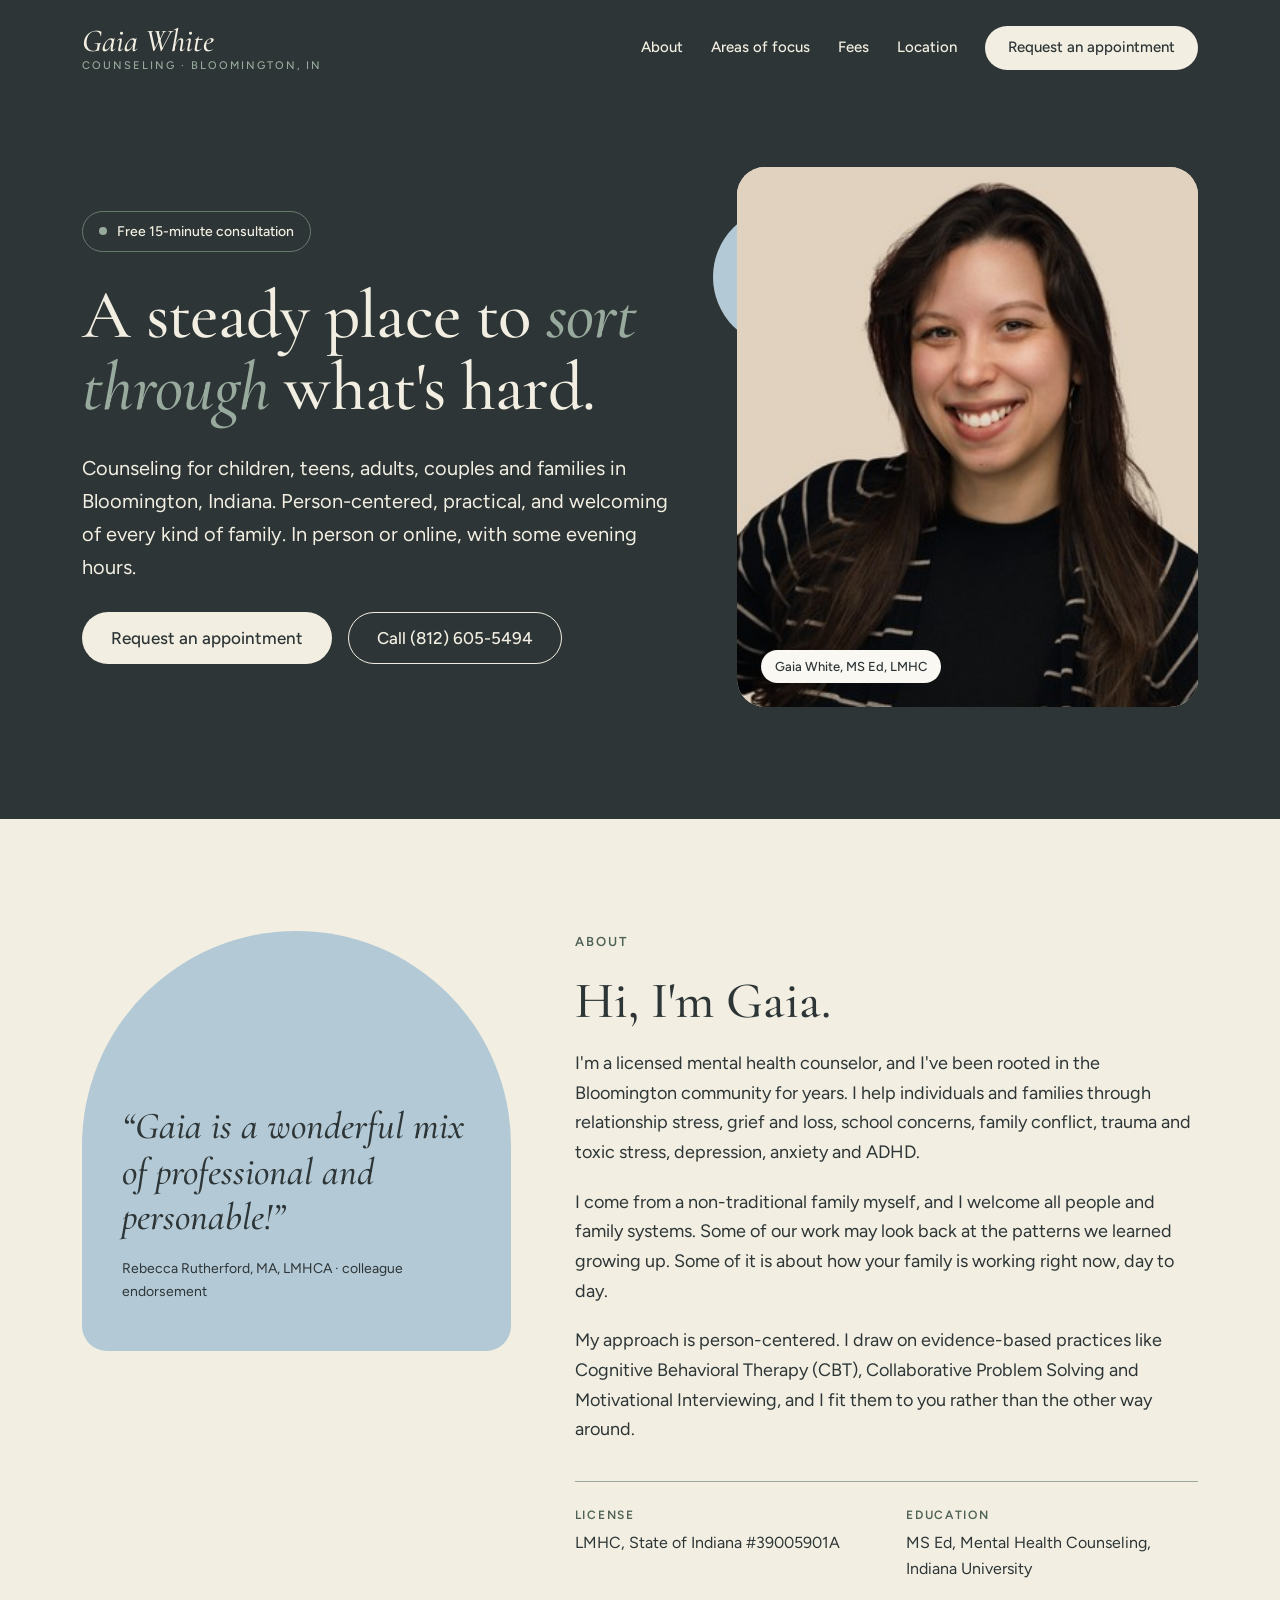
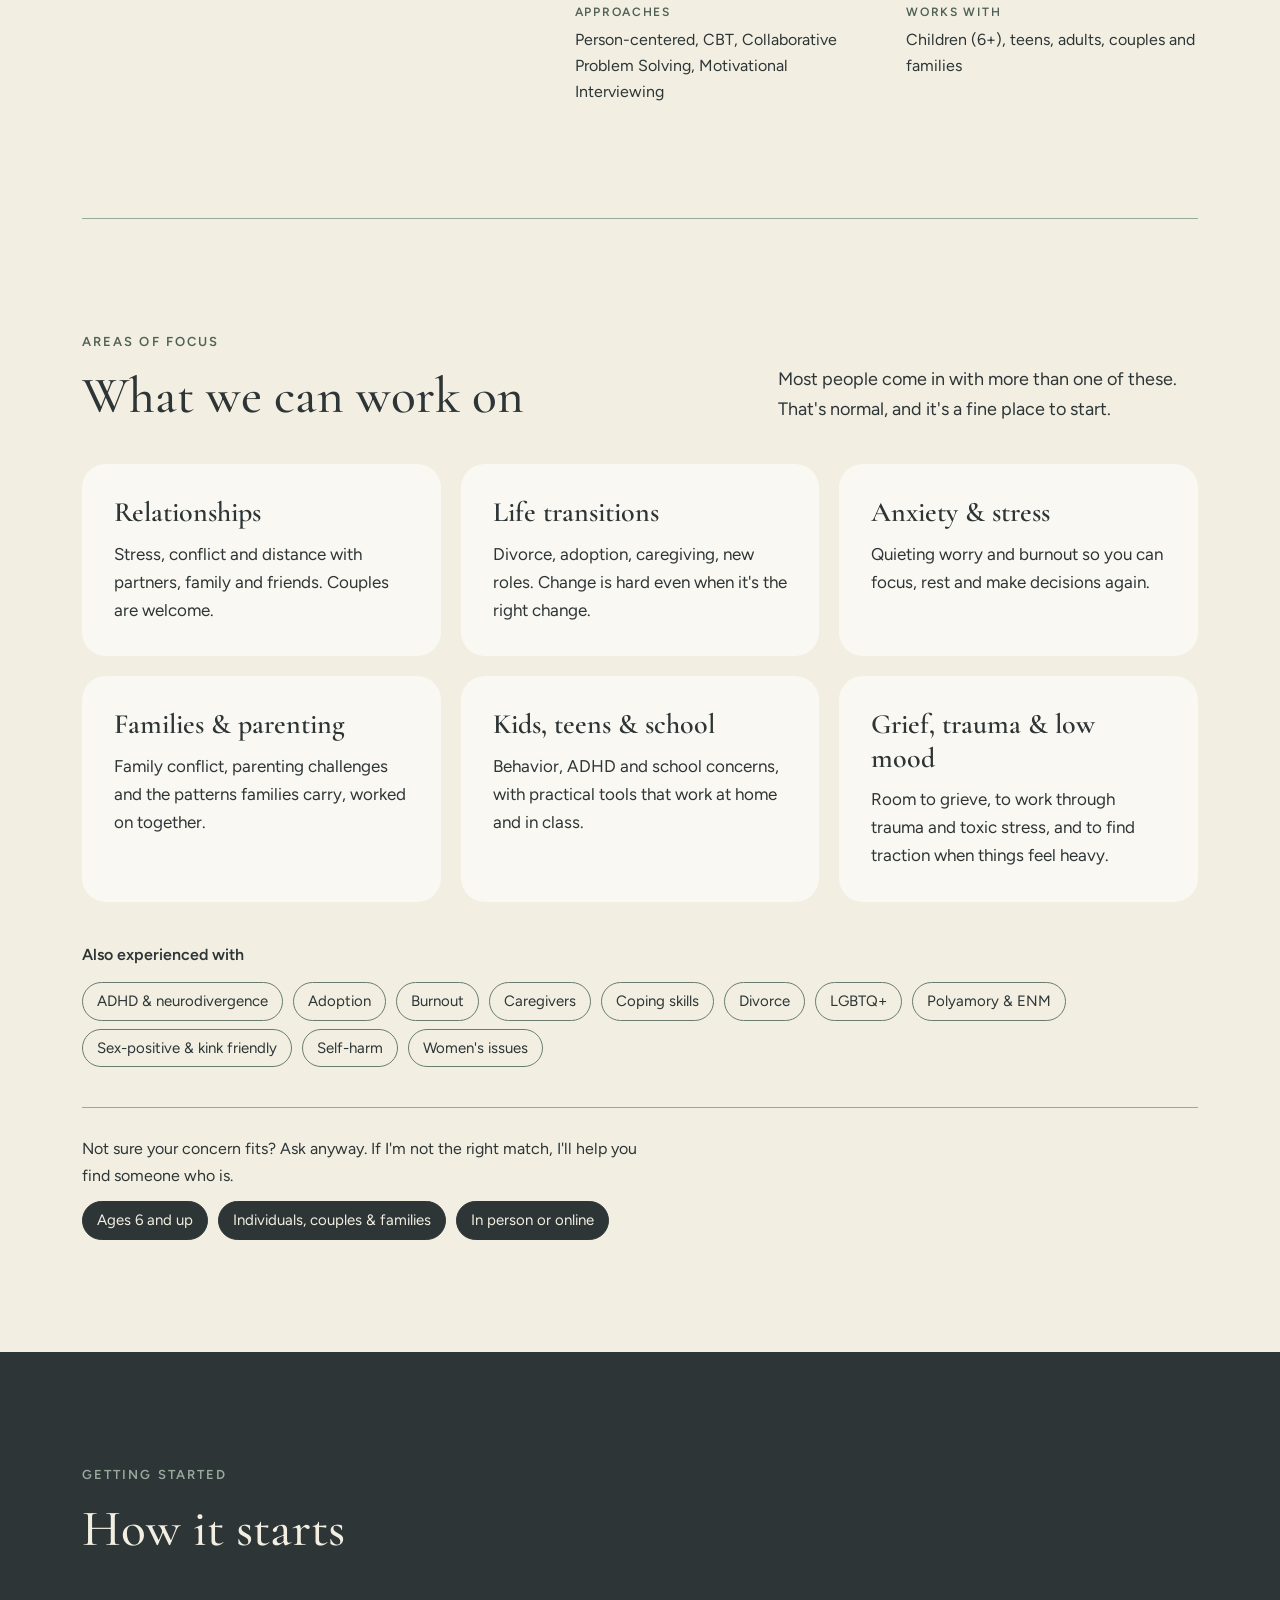
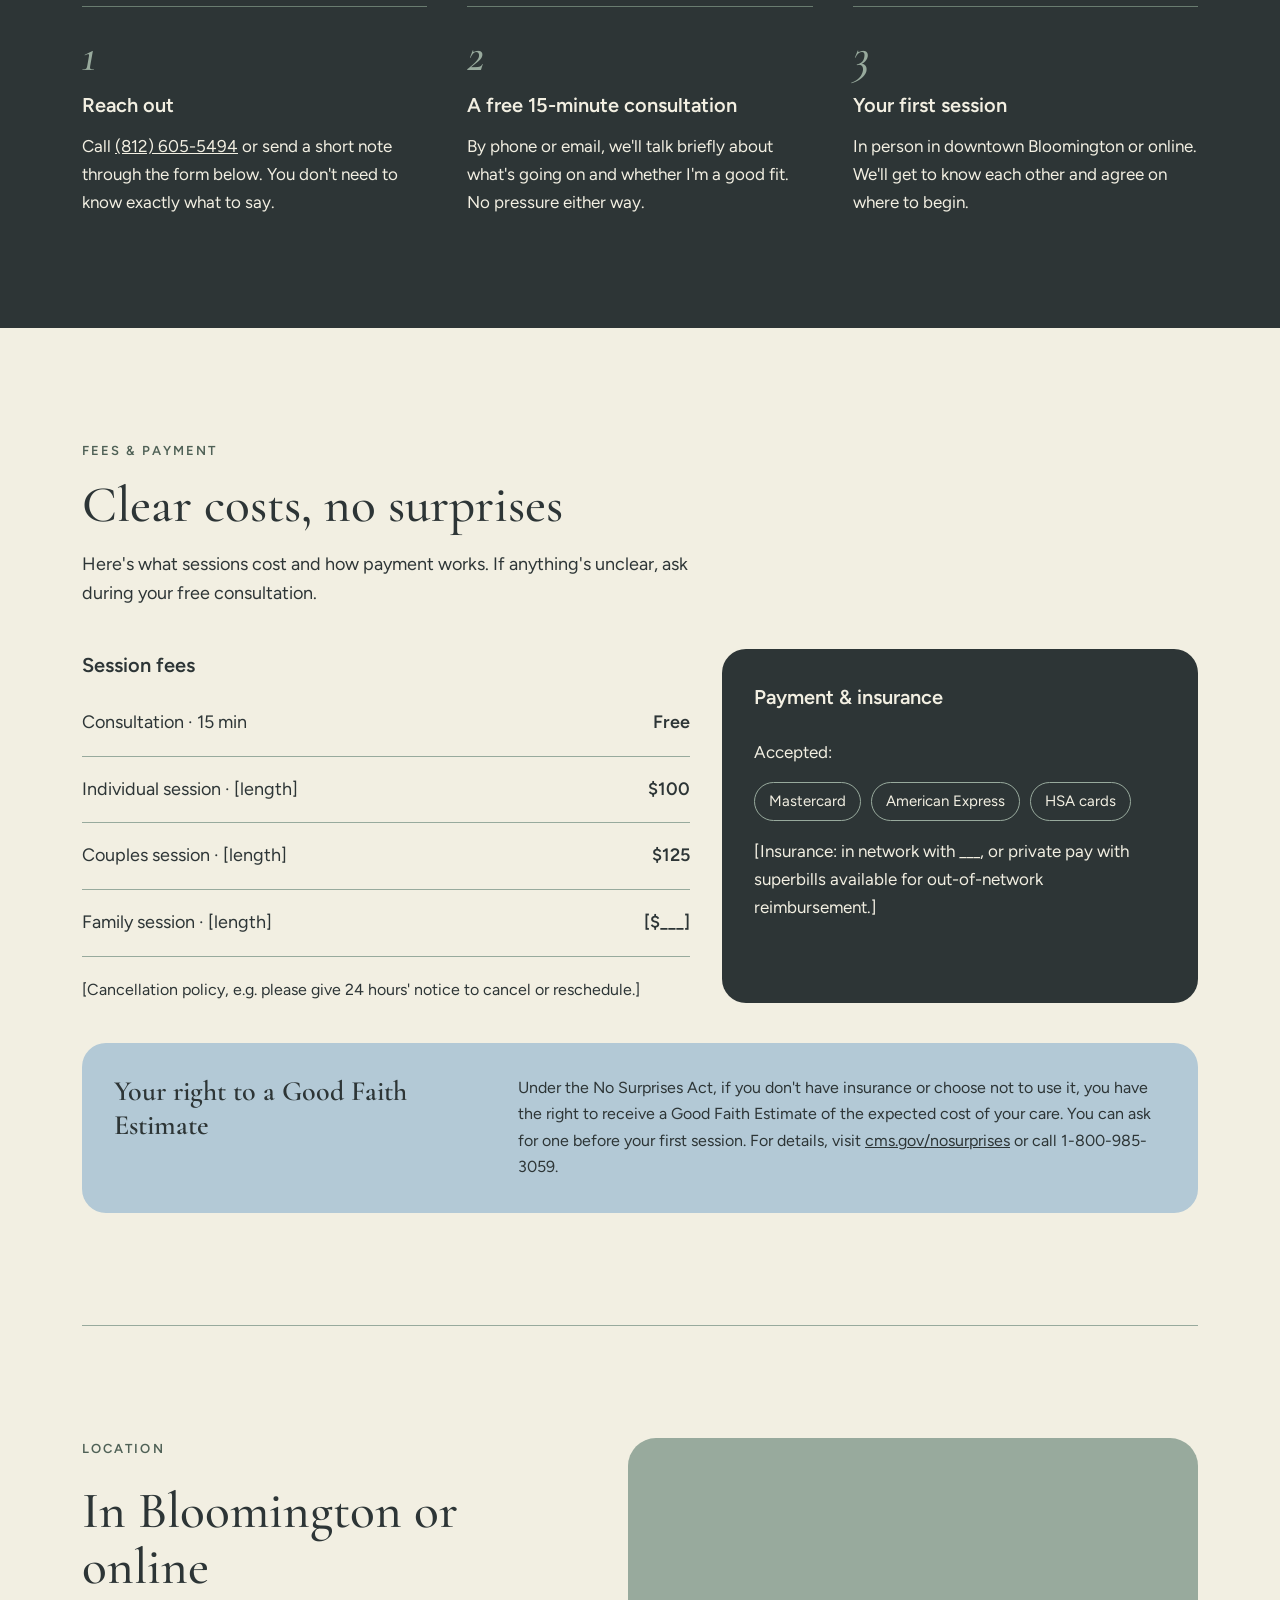
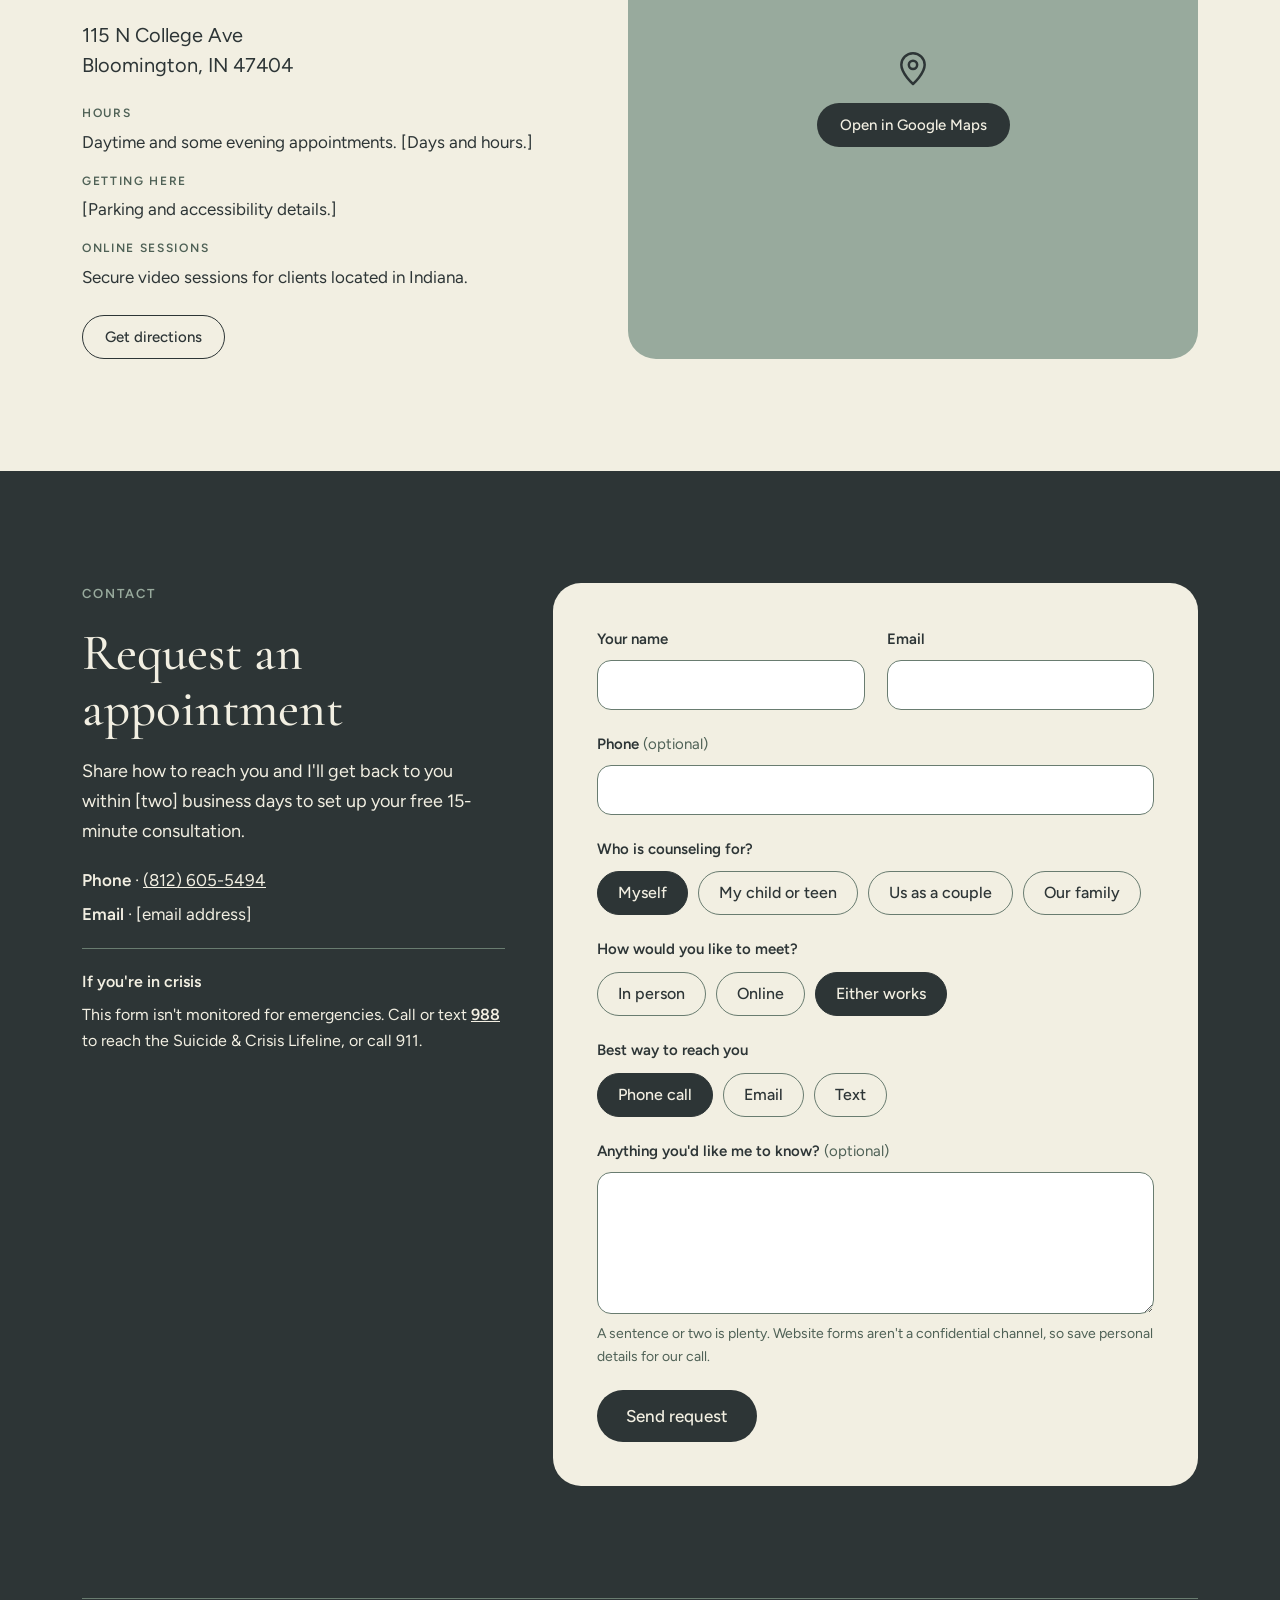
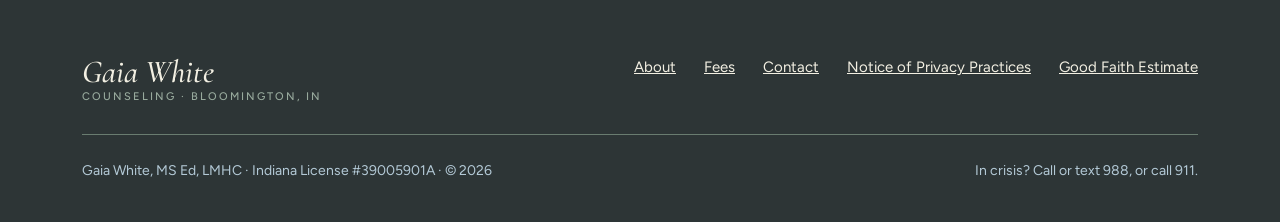
<file: index.html>
<!DOCTYPE html>
<html lang="en">
<head>
<meta charset="utf-8">
<meta name="viewport" content="width=device-width, initial-scale=1">
<title>Gaia White, LMHC · Counseling in Bloomington, Indiana</title>
<meta name="description" content="Counseling for children, teens, adults, couples and families in Bloomington, Indiana. Person-centered and practical, in person or online. Free 15-minute consultation.">
<meta name="theme-color" content="#2D3536">
<link rel="icon" href="favicon.svg" type="image/svg+xml">
<link rel="icon" href="favicon-32.png" sizes="32x32" type="image/png">
<link rel="apple-touch-icon" href="apple-touch-icon.png">
<meta property="og:type" content="website">
<meta property="og:title" content="Gaia White, LMHC · Counseling in Bloomington">
<meta property="og:description" content="A steady place to sort through what's hard. Counseling for children, teens, adults, couples and families.">
<meta property="og:image" content="og-image.png">
<meta name="twitter:card" content="summary_large_image">
<link rel="preload" href="fonts/cormorant-garamond-latin-500-normal.woff2" as="font" type="font/woff2" crossorigin>
<link rel="preload" href="fonts/figtree-latin-400-normal.woff2" as="font" type="font/woff2" crossorigin>
<link rel="stylesheet" href="styles.css">
<script type="application/ld+json">
{
  "@context": "https://schema.org",
  "@type": "ProfessionalService",
  "name": "Gaia White, LMHC",
  "description": "Counseling for children, teens, adults, couples and families in Bloomington, Indiana.",
  "telephone": "+1-812-605-5494",
  "address": { "@type": "PostalAddress", "streetAddress": "115 N College Ave", "addressLocality": "Bloomington", "addressRegion": "IN", "postalCode": "47404", "addressCountry": "US" },
  "areaServed": "Indiana",
  "priceRange": "$100–$125"
}
</script>
</head>
<body>
<a class="skip-link" href="#main">Skip to content</a>

<div class="dark">
  <header class="wrap site-header">
    <a class="wordmark" href="#top" aria-label="Gaia White Counseling, home">
      <span class="wordmark__name">Gaia White</span>
      <span class="wordmark__sub">Counseling · Bloomington, IN</span>
    </a>
    <nav class="site-nav" aria-label="Main">
      <a class="nav-link" href="#about">About</a>
      <a class="nav-link" href="#focus">Areas of focus</a>
      <a class="nav-link" href="#fees">Fees</a>
      <a class="nav-link" href="#location">Location</a>
      <a class="btn btn--solid btn--small" href="#contact">Request an appointment</a>
    </nav>
  </header>

  <section class="wrap hero" id="top" aria-labelledby="hero-title">
    <div class="hero__text">
      <p class="status">Free 15-minute consultation</p>
      <h1 class="h1" id="hero-title">A steady place to <em>sort through</em> what's hard.</h1>
      <p class="lede">Counseling for children, teens, adults, couples and families in Bloomington, Indiana. Person-centered, practical, and welcoming of every kind of family. In person or online, with some evening hours.</p>
      <div class="hero__actions">
        <a class="btn btn--solid" href="#contact">Request an appointment</a>
        <a class="btn btn--outline" href="tel:+18126055494">Call (812) 605-5494</a>
      </div>
    </div>
    <div class="hero__media">
      <figure class="photo photo--hero">
        <img src="images/gaia-white.jpg" alt="Gaia White, smiling, in a black top and striped cardigan" width="320" height="400">
        <figcaption class="photo__label">Gaia White, MS Ed, LMHC</figcaption>
      </figure>
      <div class="accent-circle" aria-hidden="true"></div>
    </div>
  </section>
</div>

<main id="main">

  <section class="section" id="about" aria-labelledby="about-title">
    <div class="wrap about">
      <div class="about__side">
        <figure class="quote quote--arch">
          <blockquote>“Gaia is a wonderful mix of professional and personable!”</blockquote>
          <figcaption>Rebecca Rutherford, MA, LMHCA · colleague endorsement</figcaption>
        </figure>
      </div>
      <div class="about__body">
        <p class="eyebrow">About</p>
        <h2 class="h2" id="about-title">Hi, I'm Gaia.</h2>
        <p>I'm a licensed mental health counselor, and I've been rooted in the Bloomington community for years. I help individuals and families through relationship stress, grief and loss, school concerns, family conflict, trauma and toxic stress, depression, anxiety and ADHD.</p>
        <p>I come from a non-traditional family myself, and I welcome all people and family systems. Some of our work may look back at the patterns we learned growing up. Some of it is about how your family is working right now, day to day.</p>
        <p>My approach is person-centered. I draw on evidence-based practices like Cognitive Behavioral Therapy (CBT), Collaborative Problem Solving and Motivational Interviewing, and I fit them to you rather than the other way around.</p>
        <dl class="facts">
          <div><dt>License</dt><dd>LMHC, State of Indiana #39005901A</dd></div>
          <div><dt>Education</dt><dd>MS Ed, Mental Health Counseling, Indiana University</dd></div>
          <div><dt>Approaches</dt><dd>Person-centered, CBT, Collaborative Problem Solving, Motivational Interviewing</dd></div>
          <div><dt>Works with</dt><dd>Children (6+), teens, adults, couples and families</dd></div>
        </dl>
      </div>
    </div>
  </section>

  <section class="section section--ruled" id="focus" aria-labelledby="focus-title">
    <div class="wrap"><div class="ruled">
      <div class="section-head">
        <div>
          <p class="eyebrow">Areas of focus</p>
          <h2 class="h2" id="focus-title">What we can work on</h2>
        </div>
        <p>Most people come in with more than one of these. That's normal, and it's a fine place to start.</p>
      </div>
      <div class="cards">
        <div class="card"><h3 class="h3">Relationships</h3><p>Stress, conflict and distance with partners, family and friends. Couples are welcome.</p></div>
        <div class="card"><h3 class="h3">Life transitions</h3><p>Divorce, adoption, caregiving, new roles. Change is hard even when it's the right change.</p></div>
        <div class="card"><h3 class="h3">Anxiety &amp; stress</h3><p>Quieting worry and burnout so you can focus, rest and make decisions again.</p></div>
        <div class="card"><h3 class="h3">Families &amp; parenting</h3><p>Family conflict, parenting challenges and the patterns families carry, worked on together.</p></div>
        <div class="card"><h3 class="h3">Kids, teens &amp; school</h3><p>Behavior, ADHD and school concerns, with practical tools that work at home and in class.</p></div>
        <div class="card"><h3 class="h3">Grief, trauma &amp; low mood</h3><p>Room to grieve, to work through trauma and toxic stress, and to find traction when things feel heavy.</p></div>
      </div>
      <div class="also">
        <h3>Also experienced with</h3>
        <ul class="tags">
          <li class="tag">ADHD &amp; neurodivergence</li>
          <li class="tag">Adoption</li>
          <li class="tag">Burnout</li>
          <li class="tag">Caregivers</li>
          <li class="tag">Coping skills</li>
          <li class="tag">Divorce</li>
          <li class="tag">LGBTQ+</li>
          <li class="tag">Polyamory &amp; ENM</li>
          <li class="tag">Sex-positive &amp; kink friendly</li>
          <li class="tag">Self-harm</li>
          <li class="tag">Women's issues</li>
        </ul>
      </div>
      <div class="fit">
        <p>Not sure your concern fits? Ask anyway. If I'm not the right match, I'll help you find someone who is.</p>
        <ul class="tags">
          <li class="tag tag--filled">Ages 6 and up</li>
          <li class="tag tag--filled">Individuals, couples &amp; families</li>
          <li class="tag tag--filled">In person or online</li>
        </ul>
      </div>
    </div></div>
  </section>

  <section class="section dark" aria-labelledby="steps-title">
    <div class="wrap">
      <p class="eyebrow">Getting started</p>
      <h2 class="h2" id="steps-title" style="margin-top: 16px">How it starts</h2>
      <ol class="steps">
        <li>
          <span class="steps__num" aria-hidden="true">1</span>
          <h3>Reach out</h3>
          <p>Call <a href="tel:+18126055494">(812) 605-5494</a> or send a short note through the form below. You don't need to know exactly what to say.</p>
        </li>
        <li>
          <span class="steps__num" aria-hidden="true">2</span>
          <h3>A free 15-minute consultation</h3>
          <p>By phone or email, we'll talk briefly about what's going on and whether I'm a good fit. No pressure either way.</p>
        </li>
        <li>
          <span class="steps__num" aria-hidden="true">3</span>
          <h3>Your first session</h3>
          <p>In person in downtown Bloomington or online. We'll get to know each other and agree on where to begin.</p>
        </li>
      </ol>
    </div>
  </section>

  <section class="section" id="fees" aria-labelledby="fees-title">
    <div class="wrap">
      <div class="section-head" style="margin-bottom: 0">
        <div>
          <p class="eyebrow">Fees &amp; payment</p>
          <h2 class="h2" id="fees-title">Clear costs, no surprises</h2>
          <p>Here's what sessions cost and how payment works. If anything's unclear, ask during your free consultation.</p>
        </div>
      </div>
      <div class="fees">
        <div class="fees__list">
          <h3>Session fees</h3>
          <dl>
            <div class="fee-row"><dt>Consultation · 15 min</dt><dd>Free</dd></div>
            <div class="fee-row"><dt>Individual session · [length]</dt><dd>$100</dd></div>
            <div class="fee-row"><dt>Couples session · [length]</dt><dd>$125</dd></div>
            <div class="fee-row"><dt>Family session · [length]</dt><dd>[$___]</dd></div>
          </dl>
          <p class="small" style="margin-top: 20px">[Cancellation policy, e.g. please give 24 hours' notice to cancel or reschedule.]</p>
        </div>
        <div class="pay dark">
          <h3>Payment &amp; insurance</h3>
          <p>Accepted:</p>
          <ul class="tags">
            <li class="tag">Mastercard</li>
            <li class="tag">American Express</li>
            <li class="tag">HSA cards</li>
          </ul>
          <p>[Insurance: in network with ___, or private pay with superbills available for out-of-network reimbursement.]</p>
        </div>
      </div>
      <div class="gfe" id="good-faith-estimate">
        <h3 class="h3">Your right to a Good Faith Estimate</h3>
        <p>Under the No Surprises Act, if you don't have insurance or choose not to use it, you have the right to receive a Good Faith Estimate of the expected cost of your care. You can ask for one before your first session. For details, visit <a href="https://www.cms.gov/nosurprises">cms.gov/nosurprises</a> or call 1-800-985-3059.</p>
      </div>
    </div>
  </section>

  <section class="section section--ruled" id="location" aria-labelledby="location-title">
    <div class="wrap"><div class="ruled location">
      <div class="location__info">
        <p class="eyebrow">Location</p>
        <h2 class="h2" id="location-title">In Bloomington or online</h2>
        <address>115 N College Ave<br>Bloomington, IN 47404</address>
        <dl class="details">
          <div><dt>Hours</dt><dd>Daytime and some evening appointments. [Days and hours.]</dd></div>
          <div><dt>Getting here</dt><dd>[Parking and accessibility details.]</dd></div>
          <div><dt>Online sessions</dt><dd>Secure video sessions for clients located in Indiana.</dd></div>
        </dl>
        <a class="btn btn--outline btn--small" style="align-self: flex-start" href="https://www.google.com/maps/search/?api=1&amp;query=115+N+College+Ave%2C+Bloomington%2C+IN+47404">Get directions</a>
      </div>
      <div class="map">
        <div class="map__fallback"><svg width="40" height="40" viewBox="0 0 24 24" fill="none" stroke="#2D3536" stroke-width="1.5" stroke-linecap="round" stroke-linejoin="round" aria-hidden="true"><path d="M12 21s-7-6.2-7-11.5A7 7 0 0 1 19 9.5C19 14.8 12 21 12 21z"/><circle cx="12" cy="9.5" r="2.5"/></svg><a class="btn btn--solid btn--small" href="https://www.google.com/maps/search/?api=1&amp;query=115+N+College+Ave%2C+Bloomington%2C+IN+47404">Open in Google Maps</a></div><iframe src="https://maps.google.com/maps?q=115+N+College+Ave%2C+Bloomington%2C+IN+47404&amp;z=14&amp;output=embed" title="Map showing 115 N College Ave, Bloomington, Indiana" loading="lazy" referrerpolicy="no-referrer-when-downgrade" allowfullscreen></iframe>
      </div>
    </div></div>
  </section>

  <section class="section dark" id="contact" aria-labelledby="contact-title">
    <div class="wrap contact">
      <div class="contact__intro">
        <p class="eyebrow">Contact</p>
        <h2 class="h2" id="contact-title">Request an appointment</h2>
        <p>Share how to reach you and I'll get back to you within [two] business days to set up your free 15-minute consultation.</p>
        <div class="contact__lines">
          <span><strong>Phone</strong> · <a href="tel:+18126055494">(812) 605-5494</a></span>
          <span><strong>Email</strong> · [email address]</span>
        </div>
        <div class="crisis">
          <strong>If you're in crisis</strong>
          This form isn't monitored for emergencies. Call or text <a href="tel:988"><strong style="display: inline">988</strong></a> to reach the Suicide &amp; Crisis Lifeline, or call 911.
        </div>
      </div>

      <div class="form-card light">
        <!-- When Gaia's secure form is chosen (e.g. SimplePractice or Hushmail),
             replace this <form> with the provider's embed code. -->
        <form class="form" id="request-form" aria-labelledby="contact-title" novalidate>
          <div class="form__row">
            <div class="field"><label for="f-name">Your name</label><input id="f-name" name="name" type="text" autocomplete="name" required></div>
            <div class="field"><label for="f-email">Email</label><input id="f-email" name="email" type="email" autocomplete="email" required></div>
          </div>
          <div class="field"><label for="f-phone">Phone <span class="optional">(optional)</span></label><input id="f-phone" name="phone" type="tel" autocomplete="tel"></div>
          <fieldset class="choices">
            <legend>Who is counseling for?</legend>
            <div class="choices__set">
              <label class="choice"><input type="radio" name="who" value="Myself" checked><span>Myself</span></label>
              <label class="choice"><input type="radio" name="who" value="My child or teen"><span>My child or teen</span></label>
              <label class="choice"><input type="radio" name="who" value="Us as a couple"><span>Us as a couple</span></label>
              <label class="choice"><input type="radio" name="who" value="Our family"><span>Our family</span></label>
            </div>
          </fieldset>
          <fieldset class="choices">
            <legend>How would you like to meet?</legend>
            <div class="choices__set">
              <label class="choice"><input type="radio" name="format" value="In person"><span>In person</span></label>
              <label class="choice"><input type="radio" name="format" value="Online"><span>Online</span></label>
              <label class="choice"><input type="radio" name="format" value="Either" checked><span>Either works</span></label>
            </div>
          </fieldset>
          <fieldset class="choices">
            <legend>Best way to reach you</legend>
            <div class="choices__set">
              <label class="choice"><input type="radio" name="method" value="Phone call" checked><span>Phone call</span></label>
              <label class="choice"><input type="radio" name="method" value="Email"><span>Email</span></label>
              <label class="choice"><input type="radio" name="method" value="Text"><span>Text</span></label>
            </div>
          </fieldset>
          <div class="field">
            <label for="f-note">Anything you'd like me to know? <span class="optional">(optional)</span></label>
            <textarea id="f-note" name="note" rows="4" aria-describedby="f-note-help"></textarea>
            <p class="hint" id="f-note-help">A sentence or two is plenty. Website forms aren't a confidential channel, so save personal details for our call.</p>
          </div>
          <p class="hint" id="form-error" role="alert" hidden>Please add your name and a valid email so I can reach you.</p>
          <button class="btn btn--solid" type="submit">Send request</button>
        </form>
        <div class="thanks" id="form-thanks" role="status" hidden>
          <svg width="44" height="44" viewBox="0 0 48 48" fill="none" aria-hidden="true"><circle cx="24" cy="24" r="21.5" stroke="#4F6156" stroke-width="1.5"/><path d="M15 24.5l6 6 12-13" stroke="#4F6156" stroke-width="1.8" stroke-linecap="round" stroke-linejoin="round"/></svg>
          <h3 class="h3">Thank you. Your request is in.</h3>
          <p>I'll be in touch within [two] business days to set up a short consultation. Reaching out is often the hardest part, and you've done it.</p>
          <p class="preview-note" id="not-connected" hidden>Note: online requests aren't connected yet, so this one wasn't sent. Please call (812) 605-5494.</p>
          <button class="btn btn--outline btn--small" type="button" id="form-reset" style="align-self: flex-start">Back to the form</button>
        </div>
      </div>
    </div>
  </section>

</main>

<footer class="dark site-footer">
  <div class="wrap">
    <div>
      <a class="wordmark" href="#top">
        <span class="wordmark__name">Gaia White</span>
        <span class="wordmark__sub">Counseling · Bloomington, IN</span>
      </a>
      <nav class="footer-nav" aria-label="Footer">
        <a href="#about">About</a>
        <a href="#fees">Fees</a>
        <a href="#contact">Contact</a>
        <a href="privacy.html">Notice of Privacy Practices</a>
        <a href="#good-faith-estimate">Good Faith Estimate</a>
      </nav>
    </div>
    <div class="footer-meta">
      <span>Gaia White, MS Ed, LMHC · Indiana License #39005901A · © <span id="year">2026</span></span>
      <span>In crisis? Call or text 988, or call 911.</span>
    </div>
  </div>
</footer>

<script>
  // Contact form. FORM_ENDPOINT stays empty until Gaia's secure form service is set up;
  // until then the form tells people it isn't connected and to call instead.
  (function () {
    var FORM_ENDPOINT = "";
    var form = document.getElementById("request-form");
    var thanks = document.getElementById("form-thanks");
    var error = document.getElementById("form-error");
    var notConnected = document.getElementById("not-connected");
    form.addEventListener("submit", function (e) {
      e.preventDefault();
      var name = form.elements.name.value.trim();
      var email = form.elements.email.value.trim();
      if (!name || !/^[^@\s]+@[^@\s]+\.[^@\s]+$/.test(email)) { error.hidden = false; return; }
      error.hidden = true;
      if (FORM_ENDPOINT) {
        fetch(FORM_ENDPOINT, { method: "POST", body: new FormData(form), headers: { Accept: "application/json" } })
          .then(function (r) { if (!r.ok) throw new Error(); notConnected.hidden = true; show(); })
          .catch(function () { error.textContent = "Something went wrong sending your request. Please call (812) 605-5494."; error.hidden = false; });
      } else {
        notConnected.hidden = false;
        show();
      }
    });
    function show() { form.hidden = true; thanks.hidden = false; thanks.focus && thanks.setAttribute("tabindex", "-1"); thanks.focus(); }
    document.getElementById("form-reset").addEventListener("click", function () { thanks.hidden = true; form.hidden = false; form.reset(); });
    document.getElementById("year").textContent = new Date().getFullYear();
  })();
</script>
</body>
</html>
</file>
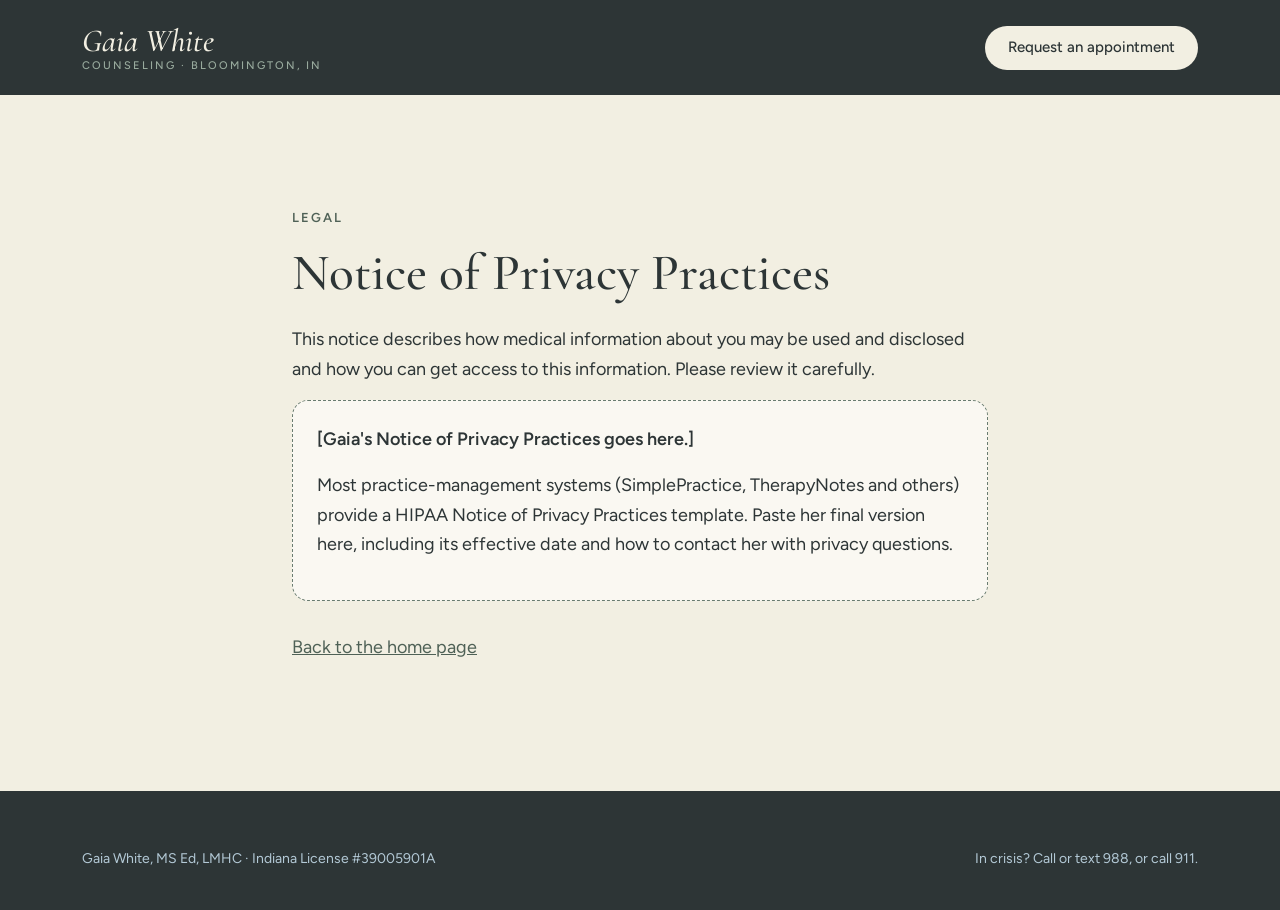
<file: privacy.html>
<!DOCTYPE html>
<html lang="en">
<head>
<meta charset="utf-8">
<meta name="viewport" content="width=device-width, initial-scale=1">
<title>Notice of Privacy Practices · Gaia White, LMHC</title>
<meta name="robots" content="noindex">
<link rel="icon" href="favicon.svg" type="image/svg+xml">
<link rel="icon" href="favicon-32.png" sizes="32x32" type="image/png">
<link rel="stylesheet" href="styles.css">
</head>
<body>
<div class="dark">
  <header class="wrap site-header">
    <a class="wordmark" href="index.html" aria-label="Gaia White Counseling, home">
      <span class="wordmark__name">Gaia White</span>
      <span class="wordmark__sub">Counseling · Bloomington, IN</span>
    </a>
    <nav class="site-nav" aria-label="Main">
      <a class="btn btn--solid btn--small" href="index.html#contact">Request an appointment</a>
    </nav>
  </header>
</div>
<main class="section">
  <div class="wrap doc">
    <p class="eyebrow">Legal</p>
    <h1 class="h2" style="margin-top: 16px">Notice of Privacy Practices</h1>
    <p>This notice describes how medical information about you may be used and disclosed and how you can get access to this information. Please review it carefully.</p>
    <div class="placeholder">
      <p><strong>[Gaia's Notice of Privacy Practices goes here.]</strong></p>
      <p>Most practice-management systems (SimplePractice, TherapyNotes and others) provide a HIPAA Notice of Privacy Practices template. Paste her final version here, including its effective date and how to contact her with privacy questions.</p>
    </div>
    <p style="margin-top: 32px"><a href="index.html">Back to the home page</a></p>
  </div>
</main>
<footer class="dark site-footer">
  <div class="wrap">
    <div class="footer-meta" style="margin-top: 0; border-top: 0">
      <span>Gaia White, MS Ed, LMHC · Indiana License #39005901A</span>
      <span>In crisis? Call or text 988, or call 911.</span>
    </div>
  </div>
</footer>
</body>
</html>
</file>
<file: styles.css>
/* Gaia White Counseling — site styles
   Palette: Soot #2D3536 · Plaster #F2EFE2 · Paper #FAF8F2
            Eucalyptus #98AA9D · Mist #B3C9D6 · Moss #697C70 · Deep Moss #4F6156 */

@font-face { font-family: "Cormorant Garamond"; font-style: normal; font-weight: 500; font-display: swap; src: url("fonts/cormorant-garamond-latin-500-normal.woff2") format("woff2"); }
@font-face { font-family: "Cormorant Garamond"; font-style: italic; font-weight: 500; font-display: swap; src: url("fonts/cormorant-garamond-latin-500-italic.woff2") format("woff2"); }
@font-face { font-family: "Cormorant Garamond"; font-style: normal; font-weight: 600; font-display: swap; src: url("fonts/cormorant-garamond-latin-600-normal.woff2") format("woff2"); }
@font-face { font-family: "Cormorant Garamond"; font-style: italic; font-weight: 600; font-display: swap; src: url("fonts/cormorant-garamond-latin-600-italic.woff2") format("woff2"); }
@font-face { font-family: "Figtree"; font-style: normal; font-weight: 400; font-display: swap; src: url("fonts/figtree-latin-400-normal.woff2") format("woff2"); }
@font-face { font-family: "Figtree"; font-style: normal; font-weight: 500; font-display: swap; src: url("fonts/figtree-latin-500-normal.woff2") format("woff2"); }
@font-face { font-family: "Figtree"; font-style: normal; font-weight: 600; font-display: swap; src: url("fonts/figtree-latin-600-normal.woff2") format("woff2"); }

:root {
  --soot: #2D3536;
  --plaster: #F2EFE2;
  --paper: #FAF8F2;
  --eucalyptus: #98AA9D;
  --mist: #B3C9D6;
  --moss: #697C70;
  --deep-moss: #4F6156;
  --serif: "Cormorant Garamond", Georgia, serif;
  --sans: "Figtree", system-ui, -apple-system, "Segoe UI", sans-serif;
  --section-pad: clamp(64px, 9vw, 112px);
  --radius: 24px;
}

*, *::before, *::after { box-sizing: border-box; }
html { scroll-behavior: smooth; scroll-padding-top: 16px; }
@media (prefers-reduced-motion: reduce) { html { scroll-behavior: auto; } }
body { margin: 0; background: var(--plaster); color: var(--soot); font-family: var(--sans); font-size: 18px; line-height: 1.65; -webkit-font-smoothing: antialiased; }
img { max-width: 100%; display: block; }
a { color: var(--deep-moss); }
a:hover { color: var(--soot); }
h1, h2, h3, p, dl, dd, figure, blockquote { margin: 0; }
input, textarea, button { font: inherit; color: inherit; }
:focus-visible { outline: 2px solid var(--soot); outline-offset: 3px; }
.dark :focus-visible { outline-color: var(--plaster); }
.dark .light :focus-visible { outline-color: var(--soot); }

.skip-link { position: absolute; left: 16px; top: -60px; background: var(--plaster); color: var(--soot); padding: 10px 16px; border-radius: 999px; z-index: 10; }
.skip-link:focus { top: 16px; }
.visually-hidden { position: absolute; width: 1px; height: 1px; overflow: hidden; clip: rect(0 0 0 0); white-space: nowrap; }

.wrap { max-width: 1180px; margin: 0 auto; padding: 0 32px; }
@media (max-width: 560px) { .wrap { padding: 0 20px; } }
.dark { background: var(--soot); color: var(--plaster); }
.dark a { color: var(--plaster); }
.section { padding: var(--section-pad) 0; }
.section--ruled { padding-top: 0; }
.section--ruled > .wrap > .ruled { border-top: 1px solid var(--eucalyptus); padding-top: var(--section-pad); }

/* Type */
.eyebrow { font-size: 13px; letter-spacing: 0.16em; text-transform: uppercase; font-weight: 600; color: var(--deep-moss); }
.dark .eyebrow { color: var(--eucalyptus); }
.h1 { font-family: var(--serif); font-weight: 500; font-size: clamp(44px, 5.4vw, 76px); line-height: 1.04; letter-spacing: -0.01em; }
.h1 em { color: var(--eucalyptus); }
.h2 { font-family: var(--serif); font-weight: 500; font-size: clamp(36px, 4vw, 52px); line-height: 1.1; }
.h3 { font-family: var(--serif); font-weight: 600; font-size: 28px; line-height: 1.2; }
.lede { font-size: 20px; max-width: 34em; }
.small { font-size: 16px; }
.muted { color: var(--deep-moss); }

/* Wordmark */
.wordmark { display: inline-flex; flex-direction: column; gap: 2px; line-height: 1.05; text-decoration: none; color: inherit; }
.wordmark__name { font-family: var(--serif); font-style: italic; font-weight: 500; font-size: 32px; }
.wordmark__sub { font-size: 11px; letter-spacing: 0.18em; text-transform: uppercase; font-weight: 500; color: var(--eucalyptus); }

/* Buttons and pills */
.btn { display: inline-flex; align-items: center; justify-content: center; min-height: 52px; padding: 0 28px; border-radius: 999px; font-weight: 500; text-decoration: none; border: 1.5px solid transparent; cursor: pointer; font-size: 17px; }
.btn--small { min-height: 44px; padding: 0 22px; font-size: 15px; }
.btn--solid { background: var(--soot); color: var(--plaster); }
.btn--solid:hover { background: #1f2526; color: var(--plaster); }
.btn--outline { border-color: var(--soot); color: var(--soot); background: transparent; }
.dark .btn--solid { background: var(--plaster); color: var(--soot); }
.dark .btn--solid:hover { background: #ffffff; color: var(--soot); }
.dark .btn--outline { border-color: var(--plaster); color: var(--plaster); }
.dark .btn--outline:hover { background: rgba(242, 239, 226, 0.08); }
.tags { list-style: none; margin: 0; padding: 0; display: flex; flex-wrap: wrap; gap: 8px 10px; }
.tag { border: 1px solid var(--moss); border-radius: 999px; padding: 6px 14px; font-size: 15px; }
.dark .tag { border-color: var(--eucalyptus); }
.tag--filled { background: var(--soot); color: var(--plaster); border-color: var(--soot); }

/* Header */
.site-header { display: flex; flex-wrap: wrap; align-items: center; justify-content: space-between; gap: 16px 32px; padding-top: 24px; padding-bottom: 24px; }
.site-nav { display: flex; flex-wrap: wrap; align-items: center; gap: 8px 28px; font-size: 15px; font-weight: 500; }
.site-nav a:not(.btn) { text-decoration: none; }
.site-nav a:not(.btn):hover { text-decoration: underline; text-underline-offset: 4px; }
@media (max-width: 720px) { .site-nav .nav-link { display: none; } }

/* Hero */
.hero { display: flex; flex-wrap: wrap; align-items: center; gap: 56px; padding-top: clamp(32px, 6vw, 72px); padding-bottom: var(--section-pad); }
.hero__text { flex: 1.15 1 460px; min-width: 0; display: flex; flex-direction: column; gap: 28px; }
.hero__media { flex: 1 1 340px; min-width: 0; position: relative; }
.hero__actions { display: flex; flex-wrap: wrap; gap: 12px 16px; }
.status { align-self: flex-start; display: inline-flex; align-items: center; gap: 10px; border: 1px solid var(--moss); border-radius: 999px; padding: 8px 16px; font-size: 14px; font-weight: 500; }
.status::before { content: ""; width: 8px; height: 8px; border-radius: 50%; background: var(--eucalyptus); }
.accent-circle { position: absolute; left: -24px; top: 40px; width: 140px; height: 140px; border-radius: 50%; background: var(--mist); }
@media (max-width: 560px) { .accent-circle { width: 96px; height: 96px; left: -8px; top: -24px; } }

/* Photos (placeholders until real photos arrive) */
.photo { border-radius: 28px; overflow: hidden; position: relative; display: flex; align-items: flex-end; padding: 24px; }
.photo img { position: absolute; inset: 0; width: 100%; height: 100%; object-fit: cover; }
.photo--hero { height: clamp(360px, 44vw, 540px); background: var(--eucalyptus); }
.photo--arch { height: 480px; border-radius: 240px 240px 28px 28px; background: var(--mist); justify-content: center; }
.photo__label { position: relative; background: var(--paper); color: var(--soot); border-radius: 999px; padding: 6px 14px; font-size: 13px; font-weight: 500; }

/* About */
.about { display: flex; flex-wrap: wrap; gap: 64px; align-items: flex-start; }
.about__side { flex: 1 1 320px; min-width: 0; display: flex; flex-direction: column; gap: 28px; }
.about__body { flex: 1.5 1 460px; min-width: 0; display: flex; flex-direction: column; gap: 20px; }
.quote blockquote { font-family: var(--serif); font-style: italic; font-weight: 500; font-size: 28px; line-height: 1.25; }
.quote figcaption { margin-top: 10px; font-size: 14px; color: var(--deep-moss); }
.facts { display: flex; flex-wrap: wrap; gap: 20px 40px; border-top: 1px solid var(--eucalyptus); padding-top: 24px; margin-top: 16px; font-size: 16px; }
.facts > div { flex: 1 1 220px; }
.facts dt { font-size: 12px; letter-spacing: 0.14em; text-transform: uppercase; font-weight: 600; color: var(--deep-moss); }
.facts dd { margin-top: 4px; }

/* Focus */
.section-head { display: flex; flex-wrap: wrap; justify-content: space-between; align-items: flex-end; gap: 16px 48px; margin-bottom: 40px; }
.section-head > div { display: flex; flex-direction: column; gap: 16px; max-width: 640px; }
.section-head > p { max-width: 420px; }
.cards { display: grid; grid-template-columns: repeat(auto-fit, minmax(300px, 1fr)); gap: 20px; }
.card { background: var(--paper); border-radius: var(--radius); padding: 32px; display: flex; flex-direction: column; gap: 10px; }
.card p { font-size: 17px; }
.also { margin-top: 40px; display: flex; flex-direction: column; gap: 14px; }
.also h3 { font-size: 16px; font-weight: 600; }
.fit { margin-top: 40px; display: flex; flex-wrap: wrap; gap: 12px 32px; align-items: center; justify-content: space-between; border-top: 1px solid var(--eucalyptus); padding-top: 28px; font-size: 16px; }
.fit p { max-width: 560px; }

/* Steps */
.steps { list-style: none; margin: 48px 0 0; padding: 0; display: grid; grid-template-columns: repeat(auto-fit, minmax(260px, 1fr)); gap: 40px; }
.steps li { border-top: 1px solid var(--moss); padding-top: 24px; display: flex; flex-direction: column; gap: 10px; }
.steps__num { font-family: var(--serif); font-style: italic; font-size: 48px; line-height: 1; color: var(--eucalyptus); }
.steps h3 { font-size: 20px; font-weight: 600; }
.steps p { font-size: 17px; }

/* Fees */
.fees { display: flex; flex-wrap: wrap; gap: 32px; align-items: stretch; margin-top: 40px; }
.fees__list { flex: 1.2 1 420px; min-width: 0; }
.fees__list h3, .pay h3 { font-size: 20px; font-weight: 600; margin-bottom: 8px; }
.fee-row { display: flex; flex-wrap: wrap; justify-content: space-between; gap: 4px 24px; padding: 18px 0; border-bottom: 1px solid var(--eucalyptus); }
.fee-row dd { font-weight: 600; }
.pay { flex: 1 1 320px; min-width: 0; border-radius: var(--radius); padding: 32px; display: flex; flex-direction: column; gap: 16px; }
.pay p { font-size: 17px; }
.gfe { margin-top: 40px; background: var(--mist); border-radius: var(--radius); padding: 32px; display: flex; flex-wrap: wrap; gap: 12px 40px; align-items: flex-start; }
.gfe h3 { flex: 1 1 240px; }
.gfe p { flex: 2 1 400px; font-size: 16px; }
.gfe a { color: var(--soot); }

/* Location */
.location { display: flex; flex-wrap: wrap; gap: 56px; align-items: stretch; }
.location__info { flex: 1 1 360px; min-width: 0; display: flex; flex-direction: column; gap: 24px; }
.location__info address { font-style: normal; font-size: 20px; line-height: 1.5; }
.details { display: flex; flex-direction: column; gap: 16px; font-size: 17px; }
.details dt { font-size: 12px; letter-spacing: 0.14em; text-transform: uppercase; font-weight: 600; color: var(--deep-moss); }
.details dd { margin-top: 4px; }
.map { flex: 1.3 1 400px; min-width: 0; min-height: 420px; border-radius: 28px; overflow: hidden; background: var(--eucalyptus); position: relative; }
.map iframe { position: absolute; inset: 0; width: 100%; height: 100%; border: 0; filter: grayscale(0.35) contrast(0.95); }
.map__fallback { position: absolute; inset: 0; display: flex; flex-direction: column; align-items: center; justify-content: center; gap: 14px; text-align: center; padding: 24px; }

/* Contact */
.contact { display: flex; flex-wrap: wrap; gap: 48px; align-items: flex-start; }
.contact__intro { flex: 1 1 300px; min-width: 0; display: flex; flex-direction: column; gap: 20px; }
.contact__lines { display: flex; flex-direction: column; gap: 6px; font-size: 17px; }
.crisis { border-top: 1px solid var(--moss); padding-top: 20px; font-size: 16px; }
.crisis strong { display: block; margin-bottom: 6px; font-weight: 600; }
.form-card { flex: 1.5 1 460px; min-width: 0; background: var(--plaster); color: var(--soot); border-radius: 28px; padding: clamp(24px, 4vw, 44px); }
.form { display: flex; flex-direction: column; gap: 22px; }
.form__row { display: flex; flex-wrap: wrap; gap: 22px; }
.field { flex: 1 1 220px; display: flex; flex-direction: column; gap: 8px; }
.field label, .choices legend { font-size: 15px; font-weight: 600; }
.field input, .field textarea { border: 1px solid var(--moss); border-radius: 14px; background: #fff; padding: 0 16px; font-size: 17px; min-height: 50px; }
.field textarea { padding: 14px 16px; resize: vertical; }
.field .hint { font-size: 14px; color: var(--deep-moss); }
.optional { font-weight: 400; color: var(--deep-moss); }
.choices { border: 0; margin: 0; padding: 0; }
.choices legend { padding: 0; margin-bottom: 10px; }
.choices__set { display: flex; flex-wrap: wrap; gap: 10px; }
.choice input { position: absolute; opacity: 0; width: 1px; height: 1px; }
.choice span { display: inline-flex; align-items: center; min-height: 44px; padding: 0 20px; border-radius: 999px; border: 1.5px solid var(--moss); font-size: 16px; font-weight: 500; cursor: pointer; }
.choice input:checked + span { background: var(--soot); border-color: var(--soot); color: var(--plaster); }
.choice input:focus-visible + span { outline: 2px solid var(--soot); outline-offset: 3px; }
.form .btn { align-self: flex-start; }
.thanks { display: flex; flex-direction: column; gap: 14px; padding: 24px 0; }
.thanks[hidden] { display: none; }
.thanks h3 { font-size: 32px; }
.preview-note { font-size: 14px; color: var(--deep-moss); }

/* Footer */
.site-footer { padding-bottom: 40px; }
.site-footer .wrap > div:first-child { border-top: 1px solid var(--moss); padding-top: 56px; display: flex; flex-wrap: wrap; justify-content: space-between; gap: 24px 48px; align-items: flex-start; }
.footer-nav { display: flex; flex-wrap: wrap; gap: 8px 28px; font-size: 15px; }
.footer-meta { margin-top: 32px; border-top: 1px solid var(--moss); padding-top: 24px; display: flex; flex-wrap: wrap; justify-content: space-between; gap: 12px 32px; font-size: 14px; color: var(--mist); }

/* Simple content page (privacy notice) */
.doc { max-width: 760px; }
.doc h1 { margin-bottom: 24px; }
.doc h2 { font-family: var(--serif); font-weight: 600; font-size: 30px; margin: 40px 0 12px; }
.doc p { margin-bottom: 16px; }
.placeholder { background: var(--paper); border: 1px dashed var(--moss); border-radius: 16px; padding: 24px; }

/* Light card inside a dark section (the contact form) */
.form > .field { flex: none; }
.dark .light a { color: var(--deep-moss); }
.dark .light .btn--solid { background: var(--soot); color: var(--plaster); }
.dark .light .btn--solid:hover { background: #1f2526; color: var(--plaster); }
.dark .light .btn--outline { border-color: var(--soot); color: var(--soot); }
.dark .light .btn--outline:hover { background: rgba(45, 53, 54, 0.06); }
@media (max-width: 560px) { .photo--arch { height: 380px; border-radius: 190px 190px 24px 24px; } }

/* Real photo in the hero */
.photo--hero { background: #E9E2D3; }
.photo--hero img { object-position: center 20%; }
figure.photo { margin: 0; }

/* Colleague quote set in the arch */
.quote--arch { background: var(--mist); border-radius: 240px 240px 28px 28px; min-height: 420px; padding: 120px 40px 48px; display: flex; flex-direction: column; justify-content: flex-end; gap: 16px; }
.quote--arch blockquote { font-size: clamp(30px, 3vw, 38px); line-height: 1.2; color: var(--soot); }
.quote--arch figcaption { margin-top: 0; color: var(--soot); }
@media (max-width: 560px) { .quote--arch { min-height: 0; padding: 96px 28px 36px; border-radius: 190px 190px 24px 24px; } }
.hero__media { isolation: isolate; }
.accent-circle { z-index: -1; }
</file>
